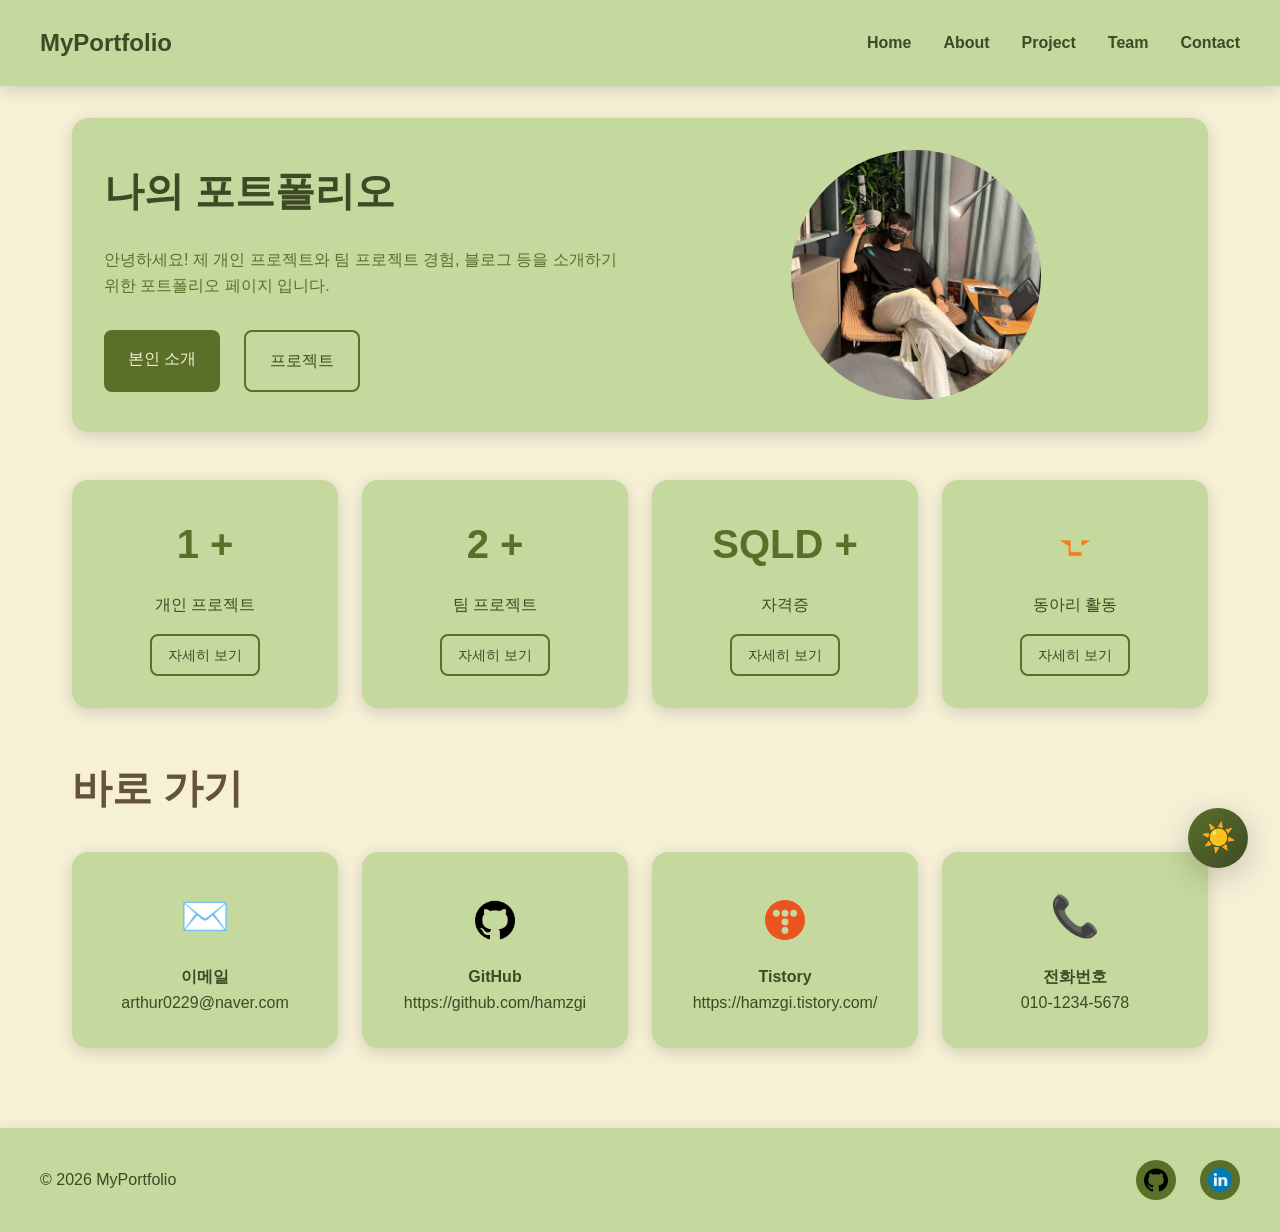
<file: ver2/index.html>
<!DOCTYPE html>
<html lang="ko">

<head>
  <meta charset="UTF-8">
  <meta name="viewport" content="width=device-width, initial-scale=1.0">
  <title>My Portfolio - Home</title>
  <link rel="stylesheet" href="style.css">
</head>

<body>
  <!-- Dark Mode Toggle (Checkbox Hack) -->
  <input type="checkbox" id="darkModeToggle">

  <!-- Floating Mode Toggle Button -->
  <label for="darkModeToggle" class="floating-toggle"></label>

  <!-- Navigation Bar -->
  <nav class="navbar">
    <div class="navbar-container">
      <a href="index.html" class="navbar-logo">MyPortfolio</a>
      <ul class="navbar-menu">
        <li><a href="index.html">Home</a></li>
        <li><a href="about.html">About</a></li>
        <li><a href="project.html">Project</a></li>
        <li><a href="team.html">Team</a></li>
        <li><a href="contact.html">Contact</a></li>
      </ul>
    </div>
  </nav>

  <!-- Main Content -->
  <main class="container">
    <!-- Hero Card -->
    <div class="card hero-card">
      <div class="hero-content">
        <h1 class="title">나의 포트폴리오</h1>
        <p>안녕하세요! 제 개인 프로젝트와 팀 프로젝트 경험, 블로그 등을 소개하기 위한 포트폴리오 페이지 입니다.</p>
        <div class="hero-buttons">
          <a href="about.html" class="btn btn-primary">본인 소개</a>
          <a href="project.html" class="btn btn-secondary">프로젝트</a>
        </div>
      </div>
      <div class="hero-avatar">
        <img src="img/itsme.jpg" alt="프로필 사진">
      </div>
    </div>

    <!-- Statistics Section -->
    <div class="stats-grid">
      <div class="stat-card">
        <div class="stat-number">1 +</div>
        <div class="stat-label" style="margin-bottom: var(--spacing-sm);">개인 프로젝트</div>
        <a href="project.html" class="btn btn-secondary"
          style="font-size: var(--font-size-xs); padding: var(--spacing-xs) var(--spacing-sm);">자세히 보기</a>
      </div>
      <div class="stat-card">
        <div class="stat-number">2 +</div>
        <div class="stat-label" style="margin-bottom: var(--spacing-sm);">팀 프로젝트</div>
        <a href="team.html" class="btn btn-secondary"
          style="font-size: var(--font-size-xs); padding: var(--spacing-xs) var(--spacing-sm);">자세히 보기</a>
      </div>
      <div class="stat-card">
        <div class="stat-number">SQLD +</div>
        <div class="stat-label" style="margin-bottom: var(--spacing-sm);">자격증</div>
        <a href="about.html#certificates" class="btn btn-secondary"
          style="font-size: var(--font-size-xs); padding: var(--spacing-xs) var(--spacing-sm);">자세히 보기</a>
      </div>
      <div class="stat-card">
        <div class="stat-number">
          <img src="img/likelion.png" alt="멋쟁이사자처럼" style="height: 36px; object-fit: contain; vertical-align: middle;">
        </div>
        <div class="stat-label" style="margin-bottom: var(--spacing-sm);">동아리 활동</div>
        <a href="about.html#clubs" class="btn btn-secondary"
          style="font-size: var(--font-size-xs); padding: var(--spacing-xs) var(--spacing-sm);">자세히 보기</a>
      </div>
    </div>

    <!-- Quick Links Section -->
    <h2 class="section-title">바로 가기</h2>
    <div class="quick-links">
      <a href="mailto:your-email@example.com" class="quick-link-card">
        <div class="quick-link-icon">✉️</div>
        <div class="quick-link-label">이메일</div>
        <p>arthur0229@naver.com</p>
      </a>
      <a href="https://github.com" target="_blank" class="quick-link-card">
        <div class="quick-link-icon">
          <img src="img/github.png" alt="GitHub"
            style="width: 40px; height: 40px; object-fit: contain; vertical-align: middle;">
        </div>
        <div class="quick-link-label">GitHub</div>
        <p>https://github.com/hamzgi</p>
      </a>
      <a href="https://tistory.com" target="_blank" class="quick-link-card">
        <div class="quick-link-icon">
          <img src="img/tistory.svg" alt="Tistory"
            style="width: 40px; height: 40px; object-fit: contain; vertical-align: middle;">
        </div>
        <div class="quick-link-label">Tistory</div>
        <p>https://hamzgi.tistory.com/</p>
      </a>
      <a href="tel:+82123456789" class="quick-link-card">
        <div class="quick-link-icon">📞</div>
        <div class="quick-link-label">전화번호</div>
        <p>010-1234-5678</p>
      </a>
    </div>
  </main>

  <!-- Footer -->
  <footer>
    <div class="footer-container">
      <div class="footer-left">© 2026 MyPortfolio</div>
      <div class="footer-right">
        <a href="https://github.com/hamzgi" target="_blank" class="icon-button"><img src="img/github.png"
            alt="GitHub"></a>
        <a href="https://www.linkedin.com/in/%ED%98%95%EC%A7%84-%EB%B0%95-b14102368/" target="_blank"
          class="icon-button"><img src="img/linkedin.png" alt="LinkedIn"></a>
      </div>
    </div>
  </footer>

  <!-- Dark Mode Persistence Script -->
  <script src="script.js"></script>
</body>

</html>
</file>
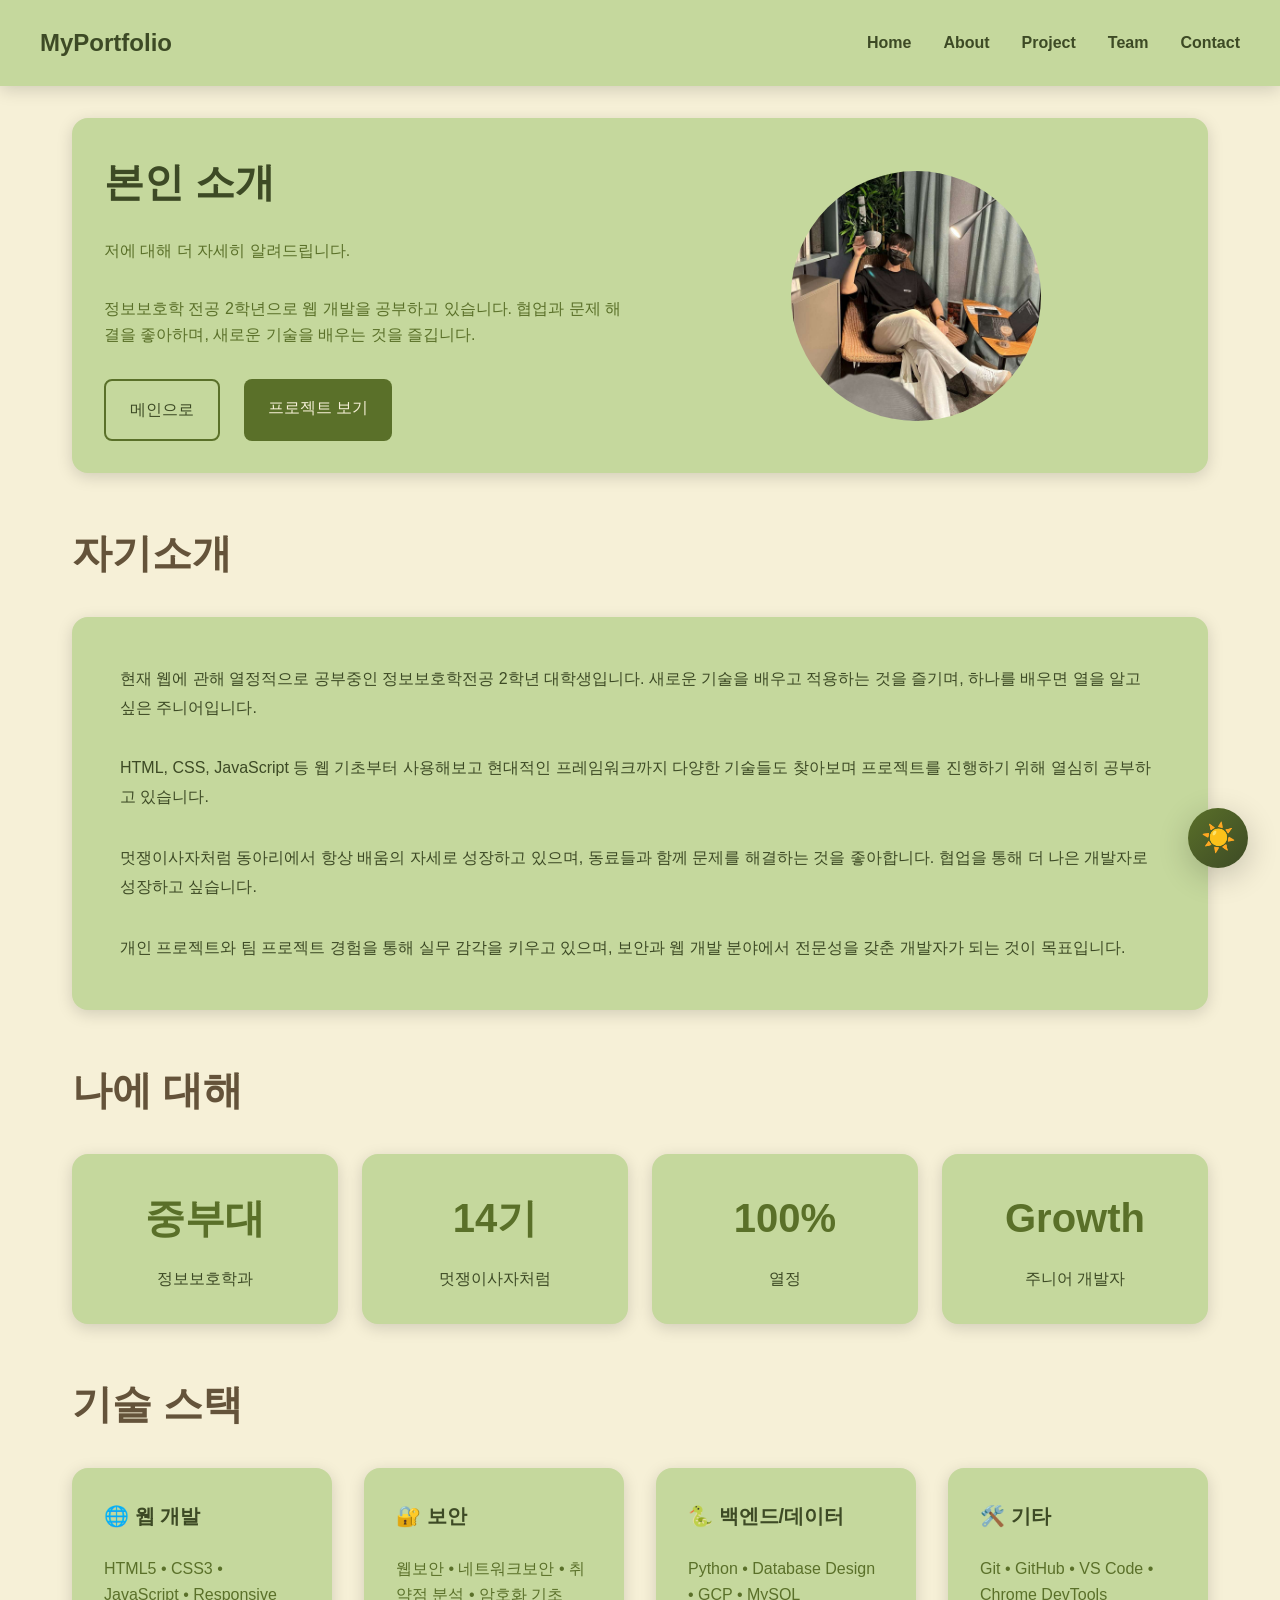
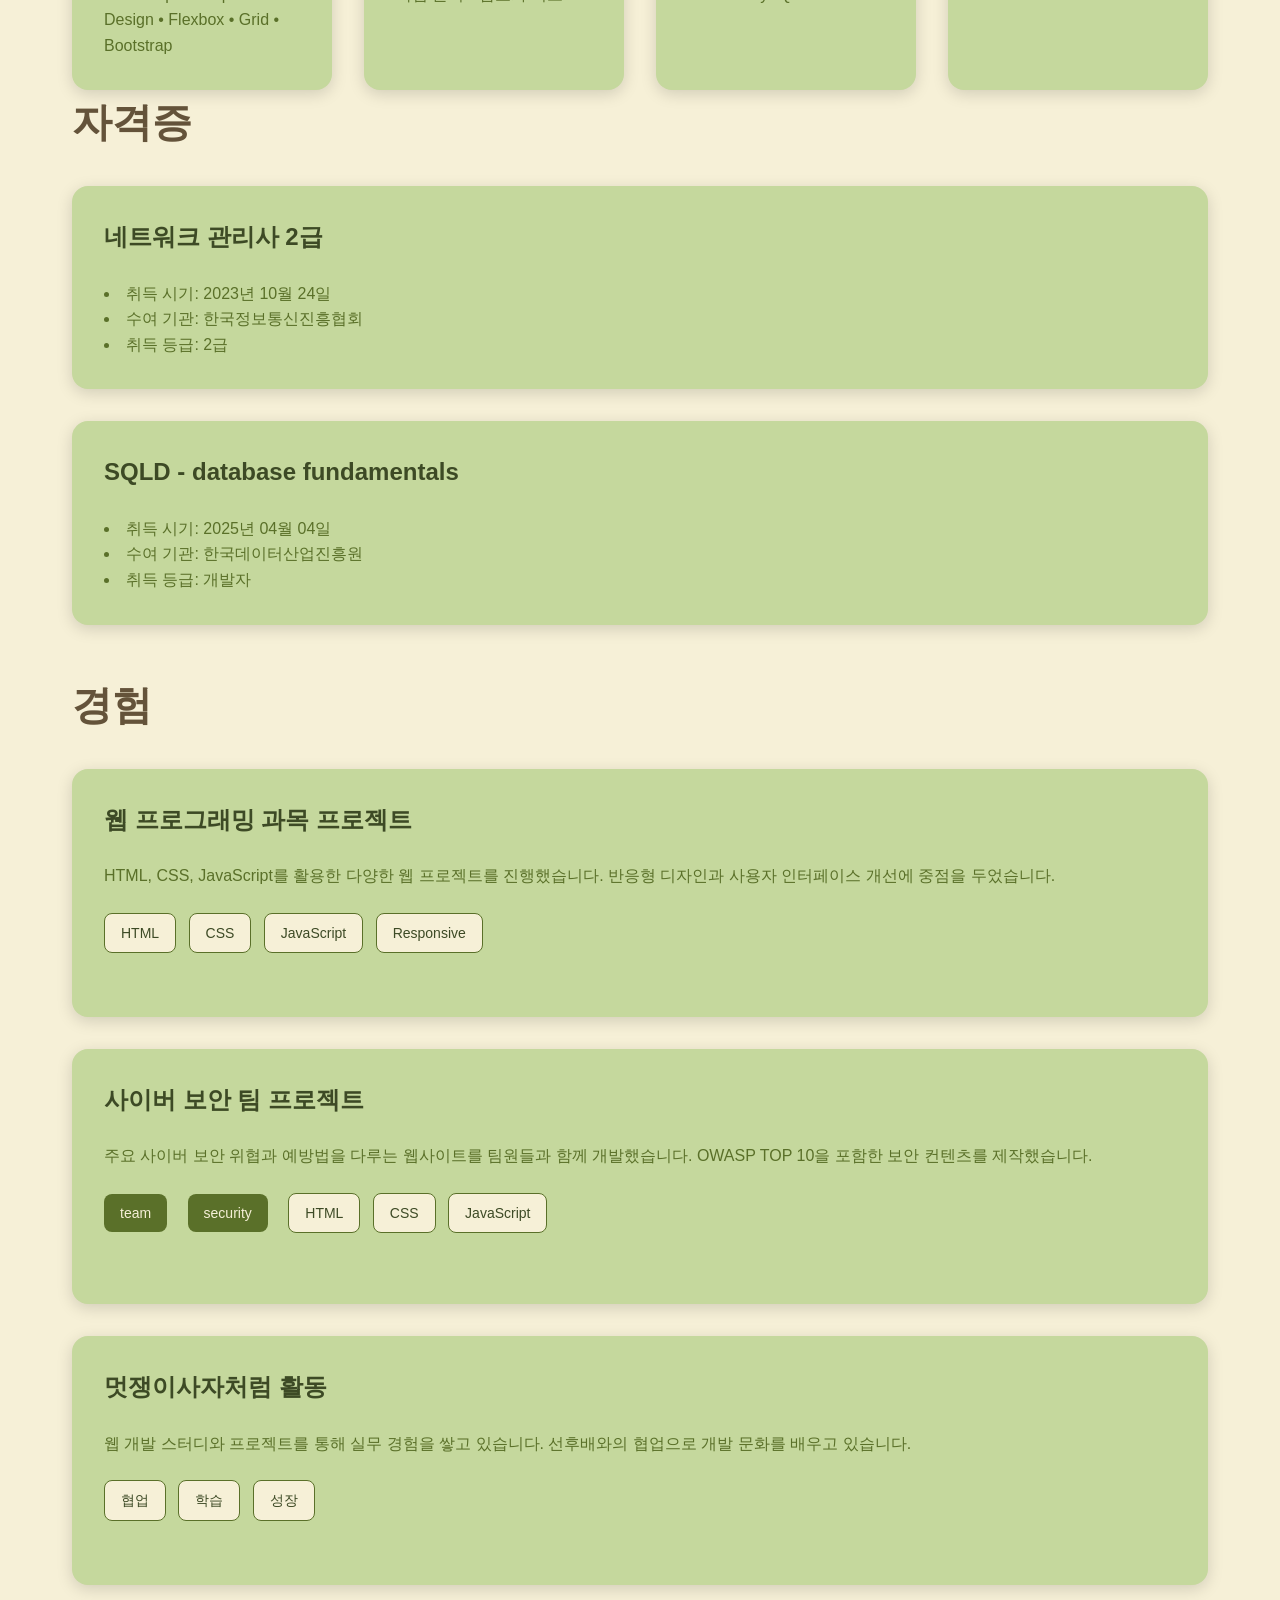
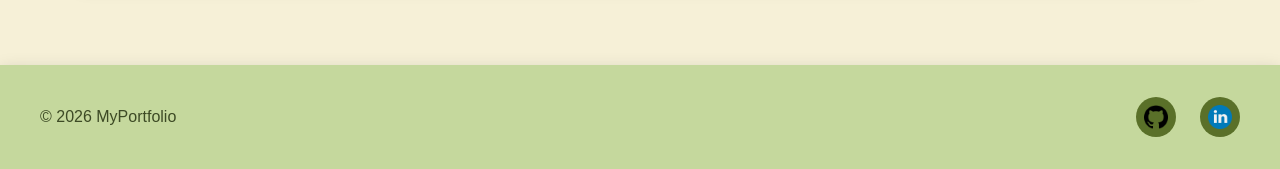
<file: ver2/about.html>
<!DOCTYPE html>
<html lang="ko">

<head>
  <meta charset="UTF-8">
  <meta name="viewport" content="width=device-width, initial-scale=1.0">
  <title>My Portfolio - About</title>
  <link rel="stylesheet" href="style.css">
</head>

<body>
  <!-- Dark Mode Toggle (Checkbox Hack) -->
  <input type="checkbox" id="darkModeToggle">

  <!-- Floating Mode Toggle Button -->
  <label for="darkModeToggle" class="floating-toggle"></label>

  <!-- Navigation Bar -->
  <nav class="navbar">
    <div class="navbar-container">
      <a href="index.html" class="navbar-logo">MyPortfolio</a>
      <ul class="navbar-menu">
        <li><a href="index.html">Home</a></li>
        <li><a href="about.html">About</a></li>
        <li><a href="project.html">Project</a></li>
        <li><a href="team.html">Team</a></li>
        <li><a href="contact.html">Contact</a></li>
      </ul>
    </div>
  </nav>

  <!-- Main Content -->
  <main class="container">
    <!-- About Hero Section -->
    <div class="card hero-card" style="margin-bottom: var(--spacing-xl);">
      <div class="hero-content">
        <h1>본인 소개</h1>
        <p>저에 대해 더 자세히 알려드립니다.</p>
        <p style="color: var(--text-secondary); margin-bottom: var(--spacing-lg); font-size: var(--font-size-sm);">
          정보보호학 전공 2학년으로 웹 개발을 공부하고 있습니다. 협업과 문제 해결을 좋아하며, 새로운 기술을 배우는 것을 즐깁니다.
        </p>
        <div class="hero-buttons">
          <a href="index.html" class="btn btn-secondary">메인으로</a>
          <a href="project.html" class="btn btn-primary">프로젝트 보기</a>
        </div>
      </div>
      <div class="hero-avatar">
        <img src="img/itsme.jpg" alt="프로필 사진">
      </div>
    </div>

    <!-- About Content Section -->
    <h2 class="section-title">자기소개</h2>
    <div class="card" style="margin-bottom: var(--spacing-xl); padding: var(--spacing-xl);">
      <div style="line-height: 1.8; color: var(--text-primary);">
        <p style="margin-bottom: var(--spacing-lg);">
          현재 웹에 관해 열정적으로 공부중인 정보보호학전공 2학년 대학생입니다.
          새로운 기술을 배우고 적용하는 것을 즐기며, 하나를 배우면 열을 알고 싶은 주니어입니다.
        </p>
        <p style="margin-bottom: var(--spacing-lg);">
          HTML, CSS, JavaScript 등 웹 기초부터 사용해보고 현대적인 프레임워크까지 다양한 기술들도 찾아보며
          프로젝트를 진행하기 위해 열심히 공부하고 있습니다.
        </p>
        <p style="margin-bottom: var(--spacing-lg);">
          멋쟁이사자처럼 동아리에서 항상 배움의 자세로 성장하고 있으며, 동료들과 함께 문제를 해결하는 것을 좋아합니다.
          협업을 통해 더 나은 개발자로 성장하고 싶습니다.
        </p>
        <p>
          개인 프로젝트와 팀 프로젝트 경험을 통해 실무 감각을 키우고 있으며,
          보안과 웹 개발 분야에서 전문성을 갖춘 개발자가 되는 것이 목표입니다.
        </p>
      </div>
    </div>

    <!-- Statistics Section -->
    <h2 class="section-title">나에 대해</h2>
    <div class="stats-grid">
      <div class="stat-card">
        <div class="stat-number">중부대</div>
        <div class="stat-label">정보보호학과</div>
      </div>
      <div class="stat-card">
        <div class="stat-number">14기</div>
        <div class="stat-label">멋쟁이사자처럼</div>
      </div>
      <div class="stat-card">
        <div class="stat-number">100%</div>
        <div class="stat-label">열정</div>
      </div>
      <div class="stat-card">
        <div class="stat-number">Growth</div>
        <div class="stat-label">주니어 개발자</div>
      </div>
    </div>

    <!-- Skills Section -->
    <h2 class="section-title">기술 스택</h2>
    <div class="team-info-grid">
      <div class="team-info-card">
        <h3 class="team-info-title">🌐 웹 개발</h3>
        <p class="team-info-content">
          HTML5 • CSS3 • JavaScript • Responsive Design • Flexbox • Grid • Bootstrap
        </p>
      </div>

      <div class="team-info-card">
        <h3 class="team-info-title">🔐 보안</h3>
        <p class="team-info-content">
          웹보안 • 네트워크보안 • 취약점 분석 • 암호화 기초
        </p>
      </div>

      <div class="team-info-card">
        <h3 class="team-info-title">🐍 백엔드/데이터</h3>
        <p class="team-info-content">
          Python • Database Design • GCP • MySQL
        </p>
      </div>

      <div class="team-info-card">
        <h3 class="team-info-title">🛠️ 기타</h3>
        <p class="team-info-content">
          Git • GitHub • VS Code • Chrome DevTools
        </p>
      </div>
    </div>

    <!-- Certificates Section -->
    <h2 class="section-title" id="certificates">자격증</h2>
    <div style="display: flex; flex-direction: column; gap: var(--spacing-lg); margin-bottom: var(--spacing-xl);">
      <div class="card">
        <h3 class="team-project-title">네트워크 관리사 2급</h3>
        <ul class="team-info-content"
          style="list-style-position: inside; padding-left: 0; margin-top: var(--spacing-sm);">
          <li>취득 시기: 2023년 10월 24일</li>
          <li>수여 기관: 한국정보통신진흥협회</li>
          <li>취득 등급: 2급</li>
        </ul>
      </div>
      <div class="card">
        <h3 class="team-project-title">SQLD - database fundamentals</h3>
        <ul class="team-info-content"
          style="list-style-position: inside; padding-left: 0; margin-top: var(--spacing-sm);">
          <li>취득 시기: 2025년 04월 04일</li>
          <li>수여 기관: 한국데이터산업진흥원</li>
          <li>취득 등급: 개발자</li>
        </ul>
      </div>
    </div>

    <!-- Experience Section -->
    <h2 class="section-title">경험</h2>
    <div style="display: flex; flex-direction: column; gap: var(--spacing-lg);">
      <div class="card">
        <h3 class="team-project-title">웹 프로그래밍 과목 프로젝트</h3>
        <p class="team-project-description">
          HTML, CSS, JavaScript를 활용한 다양한 웹 프로젝트를 진행했습니다.
          반응형 디자인과 사용자 인터페이스 개선에 중점을 두었습니다.
        </p>
        <div style="margin-bottom: var(--spacing-md);">
          <span class="tag">HTML</span>
          <span class="tag">CSS</span>
          <span class="tag">JavaScript</span>
          <span class="tag">Responsive</span>
        </div>
      </div>

      <div class="card">
        <h3 class="team-project-title">사이버 보안 팀 프로젝트</h3>
        <p class="team-project-description">
          주요 사이버 보안 위협과 예방법을 다루는 웹사이트를 팀원들과 함께 개발했습니다.
          OWASP TOP 10을 포함한 보안 컨텐츠를 제작했습니다.
        </p>
        <div style="margin-bottom: var(--spacing-md);">
          <span class="badge">team</span>
          <span class="badge">security</span>
          <span class="tag">HTML</span>
          <span class="tag">CSS</span>
          <span class="tag">JavaScript</span>
        </div>
      </div>

      <div class="card" id="clubs">
        <h3 class="team-project-title">멋쟁이사자처럼 활동</h3>
        <p class="team-project-description">
          웹 개발 스터디와 프로젝트를 통해 실무 경험을 쌓고 있습니다.
          선후배와의 협업으로 개발 문화를 배우고 있습니다.
        </p>
        <div style="margin-bottom: var(--spacing-md);">
          <span class="tag">협업</span>
          <span class="tag">학습</span>
          <span class="tag">성장</span>
        </div>
      </div>
    </div>
  </main>

  <!-- Footer -->
  <footer>
    <div class="footer-container">
      <div class="footer-left">© 2026 MyPortfolio</div>
      <div class="footer-right">
        <a href="https://github.com/hamzgi" target="_blank" class="icon-button"><img src="img/github.png"
            alt="GitHub"></a>
        <a href="https://www.linkedin.com/in/%ED%98%95%EC%A7%84-%EB%B0%95-b14102368/" target="_blank"
          class="icon-button"><img src="img/linkedin.png" alt="LinkedIn"></a>
      </div>
    </div>
  </footer>

  <!-- Dark Mode Persistence Script -->
  <script src="script.js"></script>
</body>

</html>
</file>
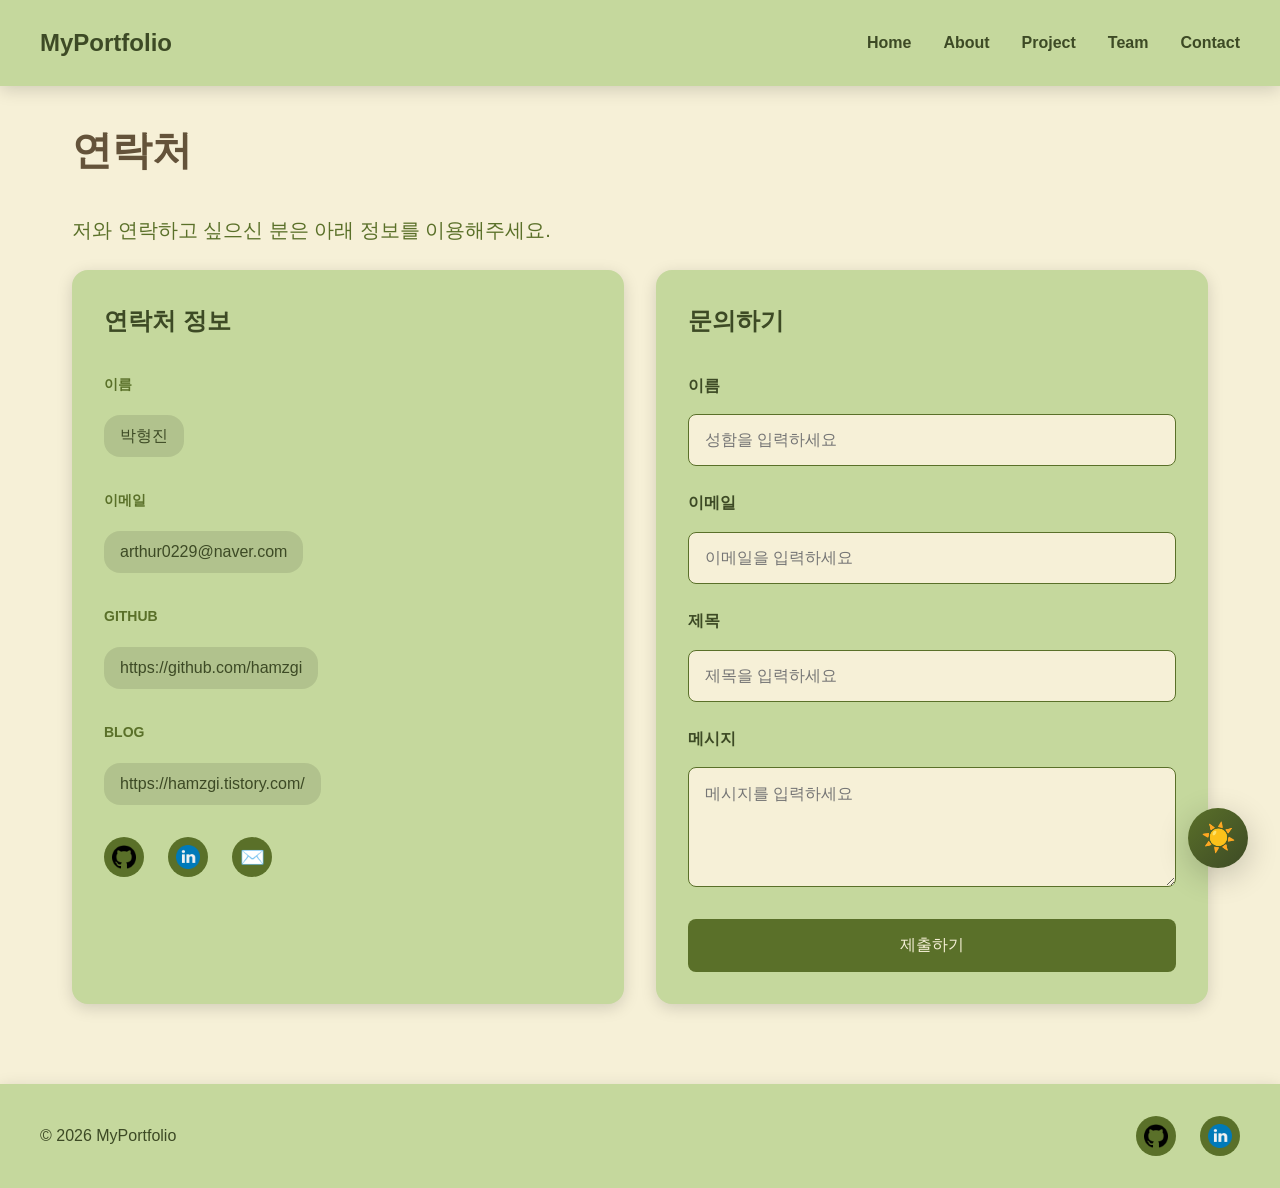
<file: ver2/contact.html>
<!DOCTYPE html>
<html lang="ko">
<head>
  <meta charset="UTF-8">
  <meta name="viewport" content="width=device-width, initial-scale=1.0">
  <title>My Portfolio - Contact</title>
  <link rel="stylesheet" href="style.css">
</head>
<body>
  <!-- Dark Mode Toggle (Checkbox Hack) -->
  <input type="checkbox" id="darkModeToggle">

  <!-- Floating Mode Toggle Button -->
  <label for="darkModeToggle" class="floating-toggle"></label>

  <!-- Navigation Bar -->
  <nav class="navbar">
    <div class="navbar-container">
      <a href="index.html" class="navbar-logo">MyPortfolio</a>
      <ul class="navbar-menu">
        <li><a href="index.html">Home</a></li>
        <li><a href="about.html">About</a></li>
        <li><a href="project.html">Project</a></li>
        <li><a href="team.html">Team</a></li>
        <li><a href="contact.html">Contact</a></li>
      </ul>
    </div>
  </nav>

  <!-- Main Content -->
  <main class="container">
    <h1 class="section-title">연락처</h1>
    <p class="section-subtitle">저와 연락하고 싶으신 분은 아래 정보를 이용해주세요.</p>

    <!-- Contact Container -->
    <div class="contact-container">
      <!-- Contact Info -->
      <div class="contact-info">
        <h2 style="margin-bottom: var(--spacing-lg); color: var(--text-primary);">연락처 정보</h2>
        
        <div class="contact-info-item">
          <div class="contact-info-label">이름</div>
          <div class="contact-info-value">박형진</div>
        </div>

        <div class="contact-info-item">
          <div class="contact-info-label">이메일</div>
          <a href="mailto:arthur0229@naver.com" class="contact-info-value">arthur0229@naver.com</a>
        </div>

        <div class="contact-info-item">
          <div class="contact-info-label">GitHub</div>
          <a href="https://github.com/hamzgi" target="_blank" class="contact-info-value">https://github.com/hamzgi</a>
        </div>

        <div class="contact-info-item">
          <div class="contact-info-label">Blog</div>
          <a href="https://hamzgi.tistory.com/" target="_blank" class="contact-info-value">https://hamzgi.tistory.com/</a>
        </div>

        <div class="contact-socials">
          <a href="https://github.com/hamzgi" target="_blank" class="icon-button"><img src="img/github.png" alt="GitHub"></a>
          <a href="https://www.linkedin.com/in/%ED%98%95%EC%A7%84-%EB%B0%95-b14102368/" target="_blank" class="icon-button"><img src="img/linkedin.png" alt="LinkedIn"></a>
          <a href="mailto:arthur0229@naver.com" class="icon-button">✉️</a>
        </div>
      </div>

      <!-- Contact Form -->
      <div class="contact-form">
        <h2 style="margin-bottom: var(--spacing-lg); color: var(--text-primary);">문의하기</h2>
        
        <form>
          <div class="contact-field">
            <label for="name">이름</label>
            <input type="text" id="name" name="name" placeholder="성함을 입력하세요" required>
          </div>

          <div class="contact-field">
            <label for="email">이메일</label>
            <input type="email" id="email" name="email" placeholder="이메일을 입력하세요" required>
          </div>

          <div class="contact-field">
            <label for="subject">제목</label>
            <input type="text" id="subject" name="subject" placeholder="제목을 입력하세요" required>
          </div>

          <div class="contact-field">
            <label for="message">메시지</label>
            <textarea id="message" name="message" placeholder="메시지를 입력하세요" required></textarea>
          </div>

          <button type="submit" class="btn btn-primary" style="width: 100%; text-align: center;">제출하기</button>
        </form>
      </div>
    </div>
  </main>

  <!-- Footer -->
  <footer>
    <div class="footer-container">
      <div class="footer-left">© 2026 MyPortfolio</div>
      <div class="footer-right">
        <a href="https://github.com/hamzgi" target="_blank" class="icon-button"><img src="img/github.png" alt="GitHub"></a>
        <a href="https://www.linkedin.com/in/%ED%98%95%EC%A7%84-%EB%B0%95-b14102368/" target="_blank" class="icon-button"><img src="img/linkedin.png" alt="LinkedIn"></a>
      </div>
    </div>
  </footer>

  <!-- Dark Mode Persistence Script -->
  <script src="script.js"></script>
</body>
</html>
</file>
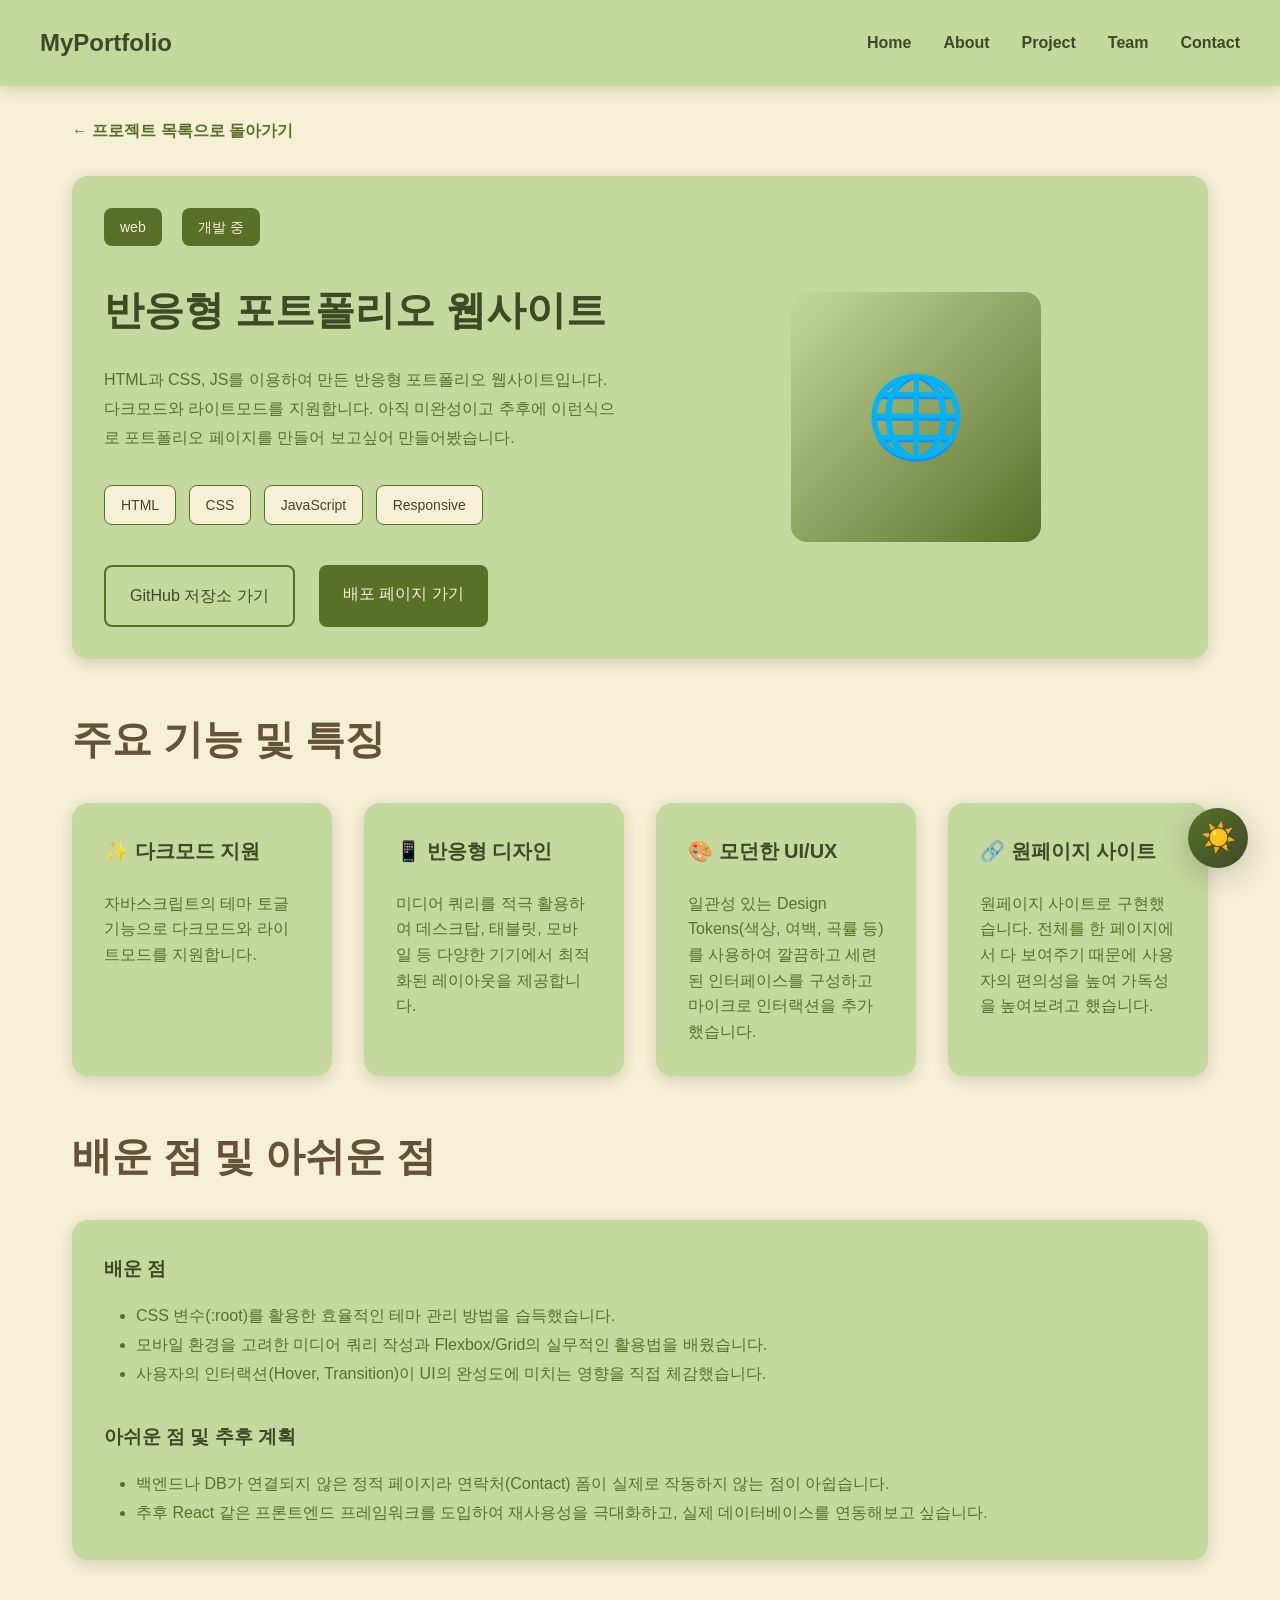
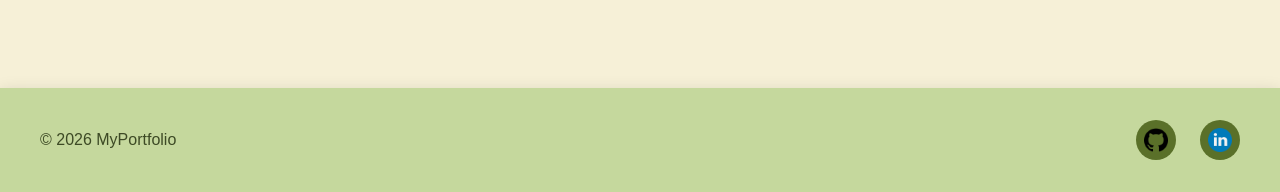
<file: ver2/project-detail1.html>
<!DOCTYPE html>
<html lang="ko">

<head>
  <meta charset="UTF-8">
  <meta name="viewport" content="width=device-width, initial-scale=1.0">
  <title>My Portfolio - Project Details</title>
  <link rel="stylesheet" href="style.css">
</head>

<body>
  <!-- Dark Mode Toggle (Checkbox Hack) -->
  <input type="checkbox" id="darkModeToggle">

  <!-- Floating Mode Toggle Button -->
  <label for="darkModeToggle" class="floating-toggle"></label>

  <!-- Navigation Bar -->
  <nav class="navbar">
    <div class="navbar-container">
      <a href="index.html" class="navbar-logo">MyPortfolio</a>
      <ul class="navbar-menu">
        <li><a href="index.html">Home</a></li>
        <li><a href="about.html">About</a></li>
        <li><a href="project.html">Project</a></li>
        <li><a href="team.html">Team</a></li>
        <li><a href="contact.html">Contact</a></li>
      </ul>
    </div>
  </nav>

  <!-- Main Content -->
  <main class="container">
    <a href="project.html"
      style="display: inline-block; margin-bottom: var(--spacing-lg); color: var(--text-secondary); text-decoration: none; font-weight: 600;">←
      프로젝트 목록으로 돌아가기</a>

    <!-- Hero Card -->
    <div class="card hero-card" style="margin-bottom: var(--spacing-xl);">
      <div class="hero-content">
        <div class="project-badges" style="margin-bottom: var(--spacing-sm);">
          <span class="badge">web</span>
          <span class="badge">개발 중</span>
        </div>
        <h1 class="title"
          style="margin-bottom: var(--spacing-md); color: var(--text-primary); font-size: var(--font-size-2xl);">반응형
          포트폴리오 웹사이트</h1>
        <p style="color: var(--text-secondary); line-height: 1.8; margin-bottom: var(--spacing-lg);">
          HTML과 CSS, JS를 이용하여 만든 반응형 포트폴리오 웹사이트입니다. 다크모드와 라이트모드를 지원합니다.
          아직 미완성이고 추후에 이런식으로 포트폴리오 페이지를 만들어 보고싶어 만들어봤습니다.
        </p>
        <div class="project-tags" style="margin-bottom: var(--spacing-lg);">
          <span class="tag">HTML</span>
          <span class="tag">CSS</span>
          <span class="tag">JavaScript</span>
          <span class="tag">Responsive</span>
        </div>
        <div class="hero-buttons">
          <a href="https://github.com/hamzgi/v.2myportfolio" target="_blank" class="btn btn-secondary">GitHub 저장소 가기</a>
          <a href="https://v-2myportfolio-6hrgl6uc4-hamzgis-projects.vercel.app/" target="_blank"
            class="btn btn-primary">배포 페이지 가기</a>
        </div>
      </div>
      <div class="hero-avatar" style="border-radius: var(--radius-md); font-size: 80px;">
        🌐
      </div>
    </div>

    <!-- Project Features -->
    <h2 class="section-title">주요 기능 및 특징</h2>
    <div class="team-info-grid" style="margin-bottom: var(--spacing-xl);">
      <div class="team-info-card">
        <h3 class="team-info-title">✨ 다크모드 지원</h3>
        <p class="team-info-content">
          자바스크립트의 테마 토글 기능으로 다크모드와 라이트모드를 지원합니다.
        </p>
      </div>
      <div class="team-info-card">
        <h3 class="team-info-title">📱 반응형 디자인</h3>
        <p class="team-info-content">
          미디어 쿼리를 적극 활용하여 데스크탑, 태블릿, 모바일 등 다양한 기기에서 최적화된 레이아웃을 제공합니다.
        </p>
      </div>
      <div class="team-info-card">
        <h3 class="team-info-title">🎨 모던한 UI/UX</h3>
        <p class="team-info-content">
          일관성 있는 Design Tokens(색상, 여백, 곡률 등)를 사용하여 깔끔하고 세련된 인터페이스를 구성하고 마이크로 인터랙션을 추가했습니다.
        </p>
      </div>
      <div class="team-info-card">
        <h3 class="team-info-title">🔗 원페이지 사이트</h3>
        <p class="team-info-content">
          원페이지 사이트로 구현했습니다. 전체를 한 페이지에서 다 보여주기 때문에 사용자의 편의성을 높여
          가독성을 높여보려고 했습니다.
        </p>
      </div>
    </div>

    <!-- Project Learnings -->
    <h2 class="section-title">배운 점 및 아쉬운 점</h2>
    <div class="card" style="margin-bottom: var(--spacing-xl); line-height: 1.8;">
      <h3 style="margin-bottom: var(--spacing-sm); color: var(--text-primary);">배운 점</h3>
      <ul style="margin-left: var(--spacing-lg); margin-bottom: var(--spacing-lg); color: var(--text-secondary);">
        <li>CSS 변수(:root)를 활용한 효율적인 테마 관리 방법을 습득했습니다.</li>
        <li>모바일 환경을 고려한 미디어 쿼리 작성과 Flexbox/Grid의 실무적인 활용법을 배웠습니다.</li>
        <li>사용자의 인터랙션(Hover, Transition)이 UI의 완성도에 미치는 영향을 직접 체감했습니다.</li>
      </ul>

      <h3 style="margin-bottom: var(--spacing-sm); color: var(--text-primary);">아쉬운 점 및 추후 계획</h3>
      <ul style="margin-left: var(--spacing-lg); color: var(--text-secondary);">
        <li>백엔드나 DB가 연결되지 않은 정적 페이지라 연락처(Contact) 폼이 실제로 작동하지 않는 점이 아쉽습니다.</li>
        <li>추후 React 같은 프론트엔드 프레임워크를 도입하여 재사용성을 극대화하고, 실제 데이터베이스를 연동해보고 싶습니다.</li>
      </ul>
    </div>
  </main>

  <!-- Footer -->
  <footer>
    <div class="footer-container">
      <div class="footer-left">© 2026 MyPortfolio</div>
      <div class="footer-right">
        <a href="https://github.com/hamzgi" target="_blank" class="icon-button"><img src="img/github.png"
            alt="GitHub"></a>
        <a href="https://www.linkedin.com/in/%ED%98%95%EC%A7%84-%EB%B0%95-b14102368/" target="_blank"
          class="icon-button"><img src="img/linkedin.png" alt="LinkedIn"></a>
      </div>
    </div>
  </footer>

  <!-- Dark Mode Persistence Script -->
  <script src="script.js"></script>
</body>

</html>
</file>
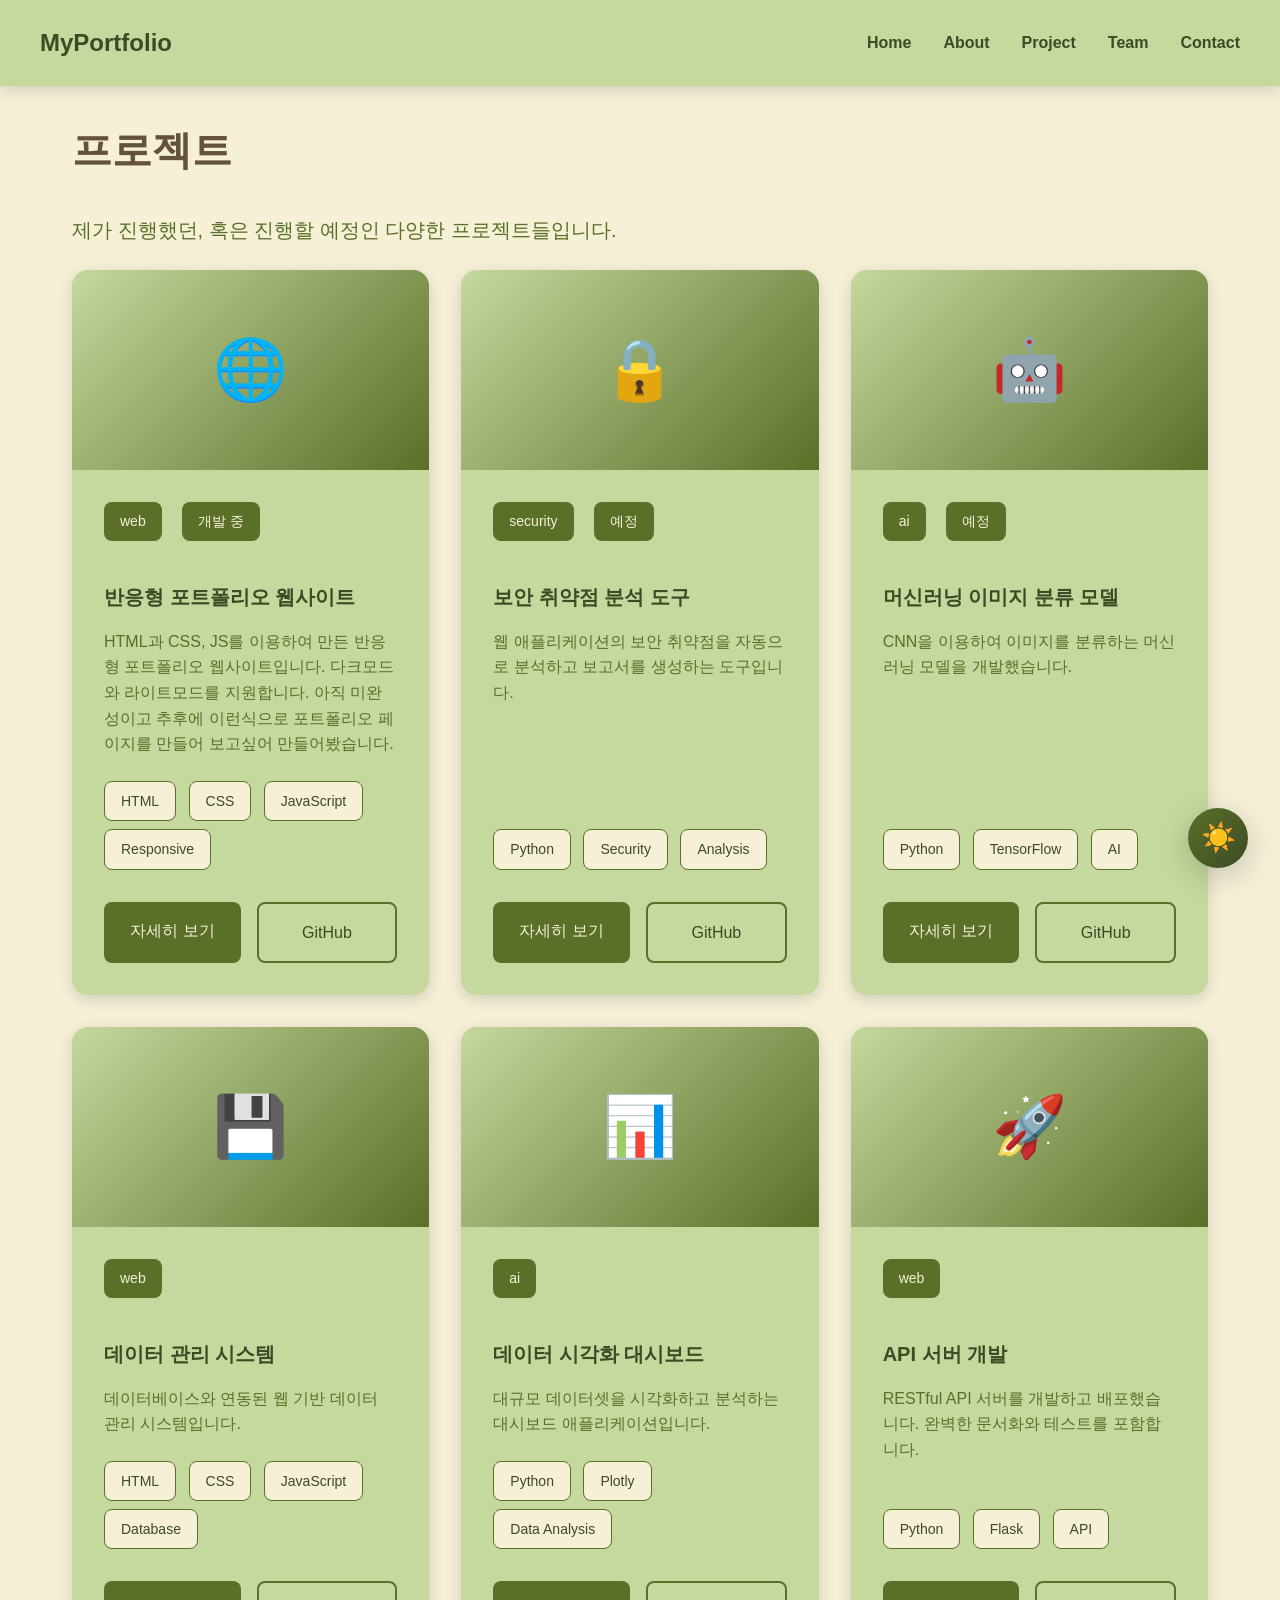
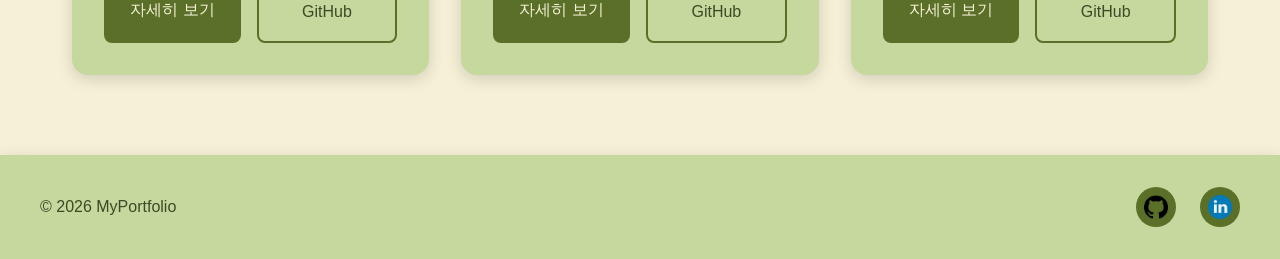
<file: ver2/project.html>
<!DOCTYPE html>
<html lang="ko">

<head>
  <meta charset="UTF-8">
  <meta name="viewport" content="width=device-width, initial-scale=1.0">
  <title>My Portfolio - Projects</title>
  <link rel="stylesheet" href="style.css">
</head>

<body>
  <!-- Dark Mode Toggle (Checkbox Hack) -->
  <input type="checkbox" id="darkModeToggle">

  <!-- Floating Mode Toggle Button -->
  <label for="darkModeToggle" class="floating-toggle"></label>

  <!-- Navigation Bar -->
  <nav class="navbar">
    <div class="navbar-container">
      <a href="index.html" class="navbar-logo">MyPortfolio</a>
      <ul class="navbar-menu">
        <li><a href="index.html">Home</a></li>
        <li><a href="about.html">About</a></li>
        <li><a href="project.html">Project</a></li>
        <li><a href="team.html">Team</a></li>
        <li><a href="contact.html">Contact</a></li>
      </ul>
    </div>
  </nav>

  <!-- Main Content -->
  <main class="container">
    <h1 class="section-title">프로젝트</h1>
    <p class="section-subtitle">제가 진행했던, 혹은 진행할 예정인 다양한 프로젝트들입니다.</p>

    <!-- Project Grid -->
    <div class="project-grid">
      <!-- Project 1 -->
      <div class="project-card">
        <div class="project-image">🌐</div>
        <div class="project-content">
          <div class="project-badges">
            <span class="badge">web</span>
            <span class="badge">개발 중</span>
          </div>
          <h3 class="project-title">반응형 포트폴리오 웹사이트</h3>
          <p class="project-description">HTML과 CSS, JS를 이용하여 만든 반응형 포트폴리오 웹사이트입니다. 다크모드와 라이트모드를 지원합니다. 아직 미완성이고 추후에
            이런식으로 포트폴리오 페이지를 만들어 보고싶어 만들어봤습니다.</p>
          <div class="project-tags">
            <span class="tag">HTML</span>
            <span class="tag">CSS</span>
            <span class="tag">JavaScript</span>
            <span class="tag">Responsive</span>
          </div>
          <div class="project-buttons">
            <a href="project-detail1.html" class="btn btn-primary">자세히 보기</a>
            <a href="https://github.com" target="_blank" class="btn btn-secondary">GitHub</a>
          </div>
        </div>
      </div>

      <!-- Project 2 -->
      <div class="project-card">
        <div class="project-image">🔒</div>
        <div class="project-content">
          <div class="project-badges">
            <span class="badge">security</span>
            <span class="badge">예정</span>
          </div>
          <h3 class="project-title">보안 취약점 분석 도구</h3>
          <p class="project-description">웹 애플리케이션의 보안 취약점을 자동으로 분석하고 보고서를 생성하는 도구입니다.</p>
          <div class="project-tags">
            <span class="tag">Python</span>
            <span class="tag">Security</span>
            <span class="tag">Analysis</span>
          </div>
          <div class="project-buttons">
            <a href="#" class="btn btn-primary">자세히 보기</a>
            <a href="https://github.com" target="_blank" class="btn btn-secondary">GitHub</a>
          </div>
        </div>
      </div>

      <!-- Project 3 -->
      <div class="project-card">
        <div class="project-image">🤖</div>
        <div class="project-content">
          <div class="project-badges">
            <span class="badge">ai</span>
            <span class="badge">예정</span>
          </div>
          <h3 class="project-title">머신러닝 이미지 분류 모델</h3>
          <p class="project-description">CNN을 이용하여 이미지를 분류하는 머신러닝 모델을 개발했습니다.</p>
          <div class="project-tags">
            <span class="tag">Python</span>
            <span class="tag">TensorFlow</span>
            <span class="tag">AI</span>
          </div>
          <div class="project-buttons">
            <a href="#" class="btn btn-primary">자세히 보기</a>
            <a href="https://github.com" target="_blank" class="btn btn-secondary">GitHub</a>
          </div>
        </div>
      </div>

      <!-- Project 4 -->
      <div class="project-card">
        <div class="project-image">💾</div>
        <div class="project-content">
          <div class="project-badges">
            <span class="badge">web</span>
          </div>
          <h3 class="project-title">데이터 관리 시스템</h3>
          <p class="project-description">데이터베이스와 연동된 웹 기반 데이터 관리 시스템입니다.</p>
          <div class="project-tags">
            <span class="tag">HTML</span>
            <span class="tag">CSS</span>
            <span class="tag">JavaScript</span>
            <span class="tag">Database</span>
          </div>
          <div class="project-buttons">
            <a href="#" class="btn btn-primary">자세히 보기</a>
            <a href="https://github.com" target="_blank" class="btn btn-secondary">GitHub</a>
          </div>
        </div>
      </div>

      <!-- Project 5 -->
      <div class="project-card">
        <div class="project-image">📊</div>
        <div class="project-content">
          <div class="project-badges">
            <span class="badge">ai</span>
          </div>
          <h3 class="project-title">데이터 시각화 대시보드</h3>
          <p class="project-description">대규모 데이터셋을 시각화하고 분석하는 대시보드 애플리케이션입니다.</p>
          <div class="project-tags">
            <span class="tag">Python</span>
            <span class="tag">Plotly</span>
            <span class="tag">Data Analysis</span>
          </div>
          <div class="project-buttons">
            <a href="#" class="btn btn-primary">자세히 보기</a>
            <a href="https://github.com" target="_blank" class="btn btn-secondary">GitHub</a>
          </div>
        </div>
      </div>

      <!-- Project 6 -->
      <div class="project-card">
        <div class="project-image">🚀</div>
        <div class="project-content">
          <div class="project-badges">
            <span class="badge">web</span>
          </div>
          <h3 class="project-title">API 서버 개발</h3>
          <p class="project-description">RESTful API 서버를 개발하고 배포했습니다. 완벽한 문서화와 테스트를 포함합니다.</p>
          <div class="project-tags">
            <span class="tag">Python</span>
            <span class="tag">Flask</span>
            <span class="tag">API</span>
          </div>
          <div class="project-buttons">
            <a href="#" class="btn btn-primary">자세히 보기</a>
            <a href="https://github.com" target="_blank" class="btn btn-secondary">GitHub</a>
          </div>
        </div>
      </div>
    </div>
  </main>

  <!-- Footer -->
  <footer>
    <div class="footer-container">
      <div class="footer-left">© 2026 MyPortfolio</div>
      <div class="footer-right">
        <a href="https://github.com/hamzgi" target="_blank" class="icon-button"><img src="img/github.png"
            alt="GitHub"></a>
        <a href="https://www.linkedin.com/in/%ED%98%95%EC%A7%84-%EB%B0%95-b14102368/" target="_blank"
          class="icon-button"><img src="img/linkedin.png" alt="LinkedIn"></a>
      </div>
    </div>
  </footer>

  <!-- Dark Mode Persistence Script -->
  <script src="script.js"></script>
</body>

</html>
</file>
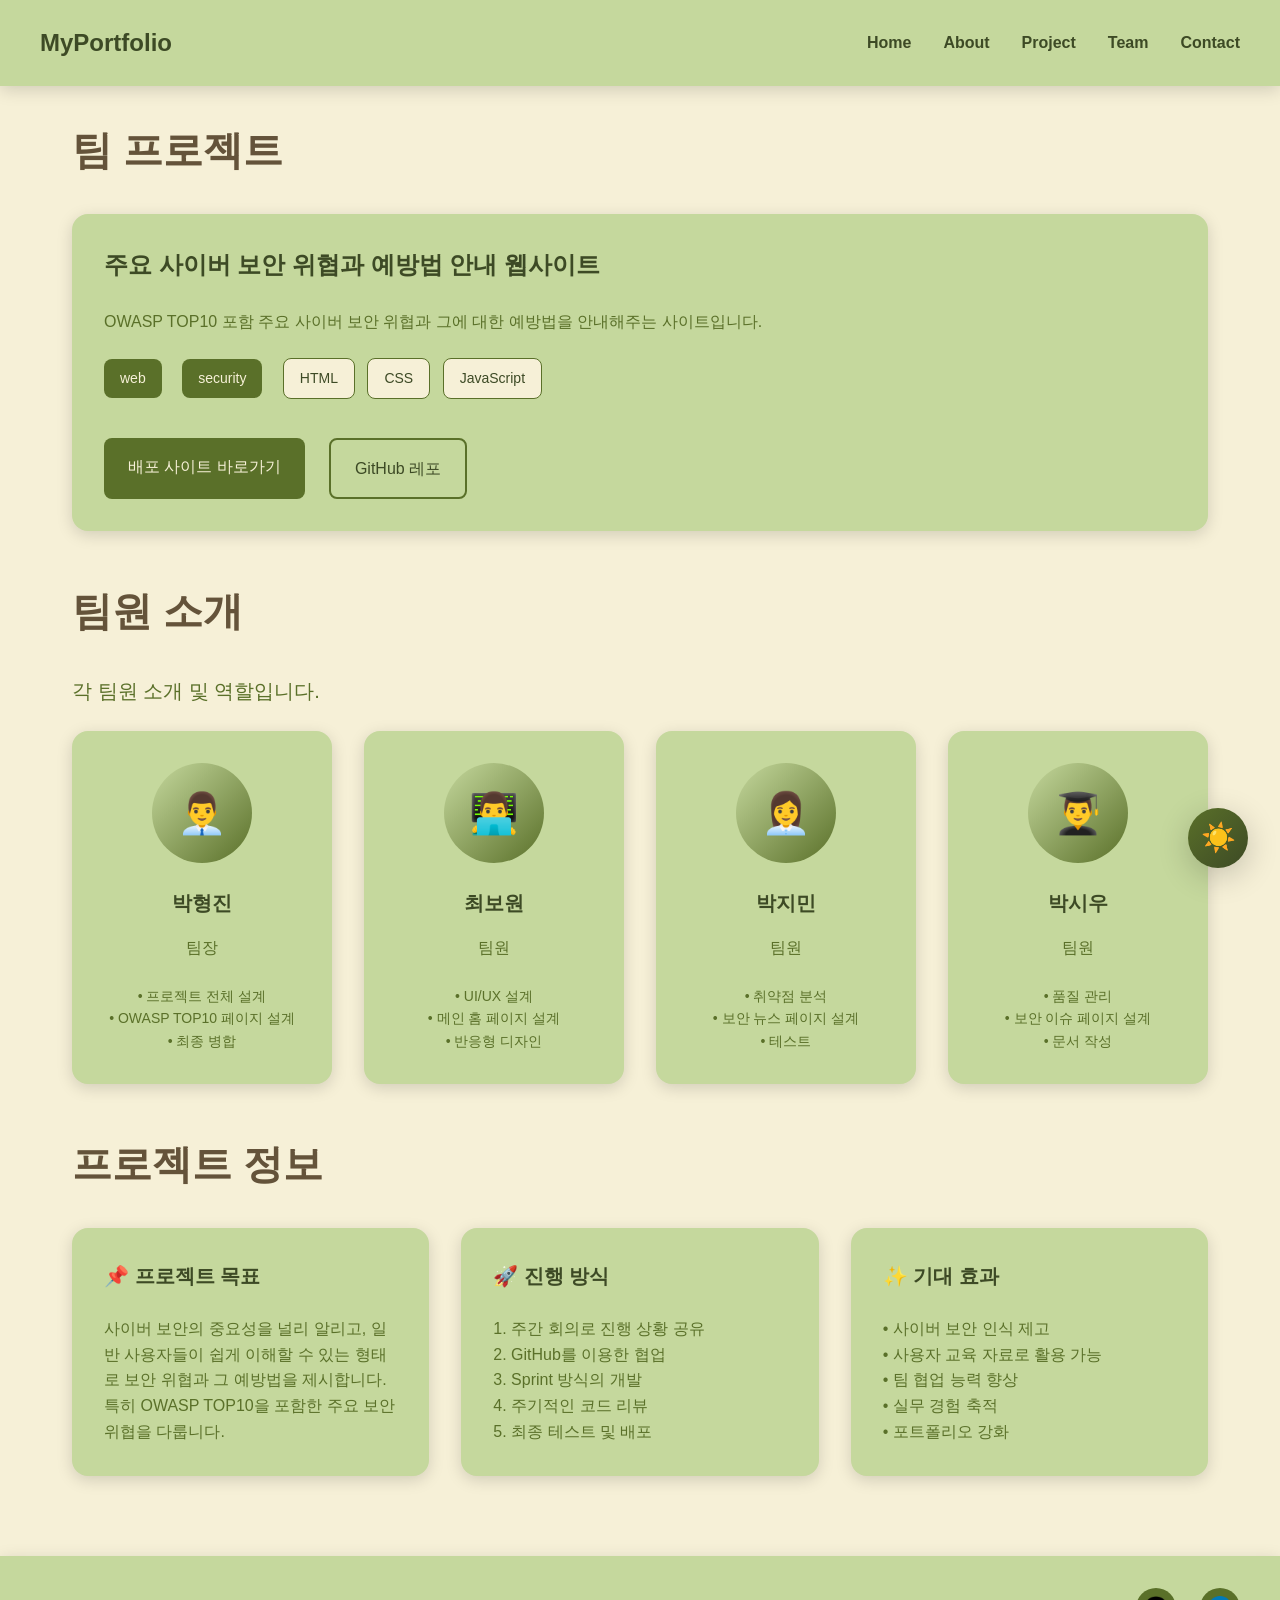
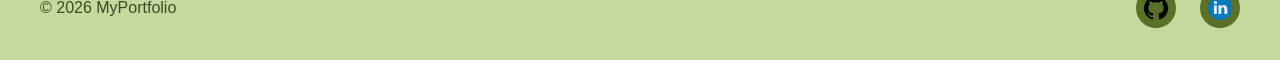
<file: ver2/team.html>
<!DOCTYPE html>
<html lang="ko">

<head>
  <meta charset="UTF-8">
  <meta name="viewport" content="width=device-width, initial-scale=1.0">
  <title>My Portfolio - Team</title>
  <link rel="stylesheet" href="style.css">
</head>

<body>
  <!-- Dark Mode Toggle (Checkbox Hack) -->
  <input type="checkbox" id="darkModeToggle">

  <!-- Floating Mode Toggle Button -->
  <label for="darkModeToggle" class="floating-toggle"></label>

  <!-- Navigation Bar -->
  <nav class="navbar">
    <div class="navbar-container">
      <a href="index.html" class="navbar-logo">MyPortfolio</a>
      <ul class="navbar-menu">
        <li><a href="index.html">Home</a></li>
        <li><a href="about.html">About</a></li>
        <li><a href="project.html">Project</a></li>
        <li><a href="team.html">Team</a></li>
        <li><a href="contact.html">Contact</a></li>
      </ul>
    </div>
  </nav>

  <!-- Main Content -->
  <main class="container">
    <h1 class="section-title">팀 프로젝트</h1>

    <!-- Team Project Card -->
    <div class="team-project-card">
      <h2 class="team-project-title">주요 사이버 보안 위협과 예방법 안내 웹사이트</h2>
      <p class="team-project-description">
        OWASP TOP10 포함 주요 사이버 보안 위협과 그에 대한 예방법을 안내해주는 사이트입니다.
      </p>
      <div style="margin-bottom: var(--spacing-md);">
        <span class="badge">web</span>
        <span class="badge">security</span>
        <span class="tag">HTML</span>
        <span class="tag">CSS</span>
        <span class="tag">JavaScript</span>
      </div>
      <div class="team-project-buttons">
        <a href="https://phj-security-guide.vercel.app/" class="btn btn-primary">배포 사이트 바로가기</a>
        <a href="https://github.com/security-guide-team/security-guide" target="_blank" class="btn btn-secondary">GitHub
          레포</a>
      </div>
    </div>

    <!-- Team Members Section -->
    <h2 class="section-title">팀원 소개</h2>
    <p class="section-subtitle">각 팀원 소개 및 역할입니다.</p>

    <div class="team-members-grid">
      <div class="team-member-card">
        <div class="team-member-avatar">👨‍💼</div>
        <h3 class="team-member-name">박형진</h3>
        <p class="team-member-role">팀장</p>
        <p class="team-member-tasks">
          • 프로젝트 전체 설계<br>
          • OWASP TOP10 페이지 설계<br>
          • 최종 병합
        </p>
      </div>

      <div class="team-member-card">
        <div class="team-member-avatar">👨‍💻</div>
        <h3 class="team-member-name">최보원</h3>
        <p class="team-member-role">팀원</p>
        <p class="team-member-tasks">
          • UI/UX 설계<br>
          • 메인 홈 페이지 설계<br>
          • 반응형 디자인
        </p>
      </div>

      <div class="team-member-card">
        <div class="team-member-avatar">👩‍💼</div>
        <h3 class="team-member-name">박지민</h3>
        <p class="team-member-role">팀원</p>
        <p class="team-member-tasks">
          • 취약점 분석<br>
          • 보안 뉴스 페이지 설계<br>
          • 테스트
        </p>
      </div>

      <div class="team-member-card">
        <div class="team-member-avatar">👨‍🎓</div>
        <h3 class="team-member-name">박시우</h3>
        <p class="team-member-role">팀원</p>
        <p class="team-member-tasks">
          • 품질 관리<br>
          • 보안 이슈 페이지 설계<br>
          • 문서 작성
        </p>
      </div>
    </div>

    <!-- Team Info Section -->
    <h2 class="section-title">프로젝트 정보</h2>
    <div class="team-info-grid">
      <div class="team-info-card">
        <h3 class="team-info-title">📌 프로젝트 목표</h3>
        <p class="team-info-content">
          사이버 보안의 중요성을 널리 알리고, 일반 사용자들이 쉽게 이해할 수 있는 형태로 보안 위협과 그 예방법을 제시합니다. 특히 OWASP TOP10을 포함한 주요 보안 위협을 다룹니다.
        </p>
      </div>

      <div class="team-info-card">
        <h3 class="team-info-title">🚀 진행 방식</h3>
        <p class="team-info-content">
          1. 주간 회의로 진행 상황 공유<br>
          2. GitHub를 이용한 협업<br>
          3. Sprint 방식의 개발<br>
          4. 주기적인 코드 리뷰<br>
          5. 최종 테스트 및 배포
        </p>
      </div>

      <div class="team-info-card">
        <h3 class="team-info-title">✨ 기대 효과</h3>
        <p class="team-info-content">
          • 사이버 보안 인식 제고<br>
          • 사용자 교육 자료로 활용 가능<br>
          • 팀 협업 능력 향상<br>
          • 실무 경험 축적<br>
          • 포트폴리오 강화
        </p>
      </div>
    </div>
  </main>

  <!-- Footer -->
  <footer>
    <div class="footer-container">
      <div class="footer-left">© 2026 MyPortfolio</div>
      <div class="footer-right">
        <a href="https://github.com/hamzgi" target="_blank" class="icon-button"><img src="img/github.png"
            alt="GitHub"></a>
        <a href="https://www.linkedin.com/in/%ED%98%95%EC%A7%84-%EB%B0%95-b14102368/" target="_blank"
          class="icon-button"><img src="img/linkedin.png" alt="LinkedIn"></a>
      </div>
    </div>
  </footer>

  <!-- Dark Mode Persistence Script -->
  <script src="script.js"></script>
</body>

</html>
</file>
<file: ver2/style.css>
/* =============================================
   DESIGN TOKENS & CSS VARIABLES
   ============================================= */

:root {
  /* Light Mode Colors */
  --light-bg-primary: #f6f0d7;
  --light-bg-secondary: #c5d89d;
  --light-text-primary: #3d4a25;
  --light-text-secondary: #5a7029;

  /* Dark Mode Colors */
  --dark-bg-primary: #222831;
  --dark-bg-secondary: #393e46;
  --dark-text-primary: #E8DCC3;
  --dark-text-secondary: #C4A575;

  /* Mode Active */
  --bg-primary: var(--light-bg-primary);
  --bg-secondary: var(--light-bg-secondary);
  --text-primary: var(--light-text-primary);
  --text-secondary: var(--light-text-secondary);
  --hero-title-color: var(--light-text-primary);

  /* Spacing */
  --spacing-xs: 0.5rem;
  --spacing-sm: 1rem;
  --spacing-md: 1.5rem;
  --spacing-lg: 2rem;
  --spacing-xl: 3rem;

  /* Border Radius */
  --radius-sm: 8px;
  --radius-md: 16px;
  --radius-lg: 24px;
  --radius-full: 50%;

  /* Shadow */
  --shadow-sm: 0 2px 8px rgba(0, 0, 0, 0.1);
  --shadow-md: 0 4px 16px rgba(0, 0, 0, 0.15);
  --shadow-lg: 0 8px 32px rgba(0, 0, 0, 0.2);

  /* Typography */
  --font-family: 'Segoe UI', Tahoma, Geneva, Verdana, sans-serif;
  --font-size-xs: 0.875rem;
  --font-size-sm: 1rem;
  --font-size-md: 1.25rem;
  --font-size-lg: 1.5rem;
  --font-size-xl: 2rem;
  --font-size-2xl: 2.5rem;
}

/* Dark mode toggle using checkbox hack */
#darkModeToggle:checked~* {
  --bg-primary: var(--dark-bg-primary);
  --bg-secondary: var(--dark-bg-secondary);
  --text-primary: var(--dark-text-primary);
  --text-secondary: var(--dark-text-secondary);
  --hero-title-color: #64533a;
}

/* =============================================
   RESET & BASE STYLES
   ============================================= */

* {
  margin: 0;
  padding: 0;
  box-sizing: border-box;
}

html {
  scroll-behavior: smooth;
}

body {
  font-family: var(--font-family);
  background-color: var(--bg-primary);
  color: var(--text-primary);
  transition: background-color 0.3s ease, color 0.3s ease;
  line-height: 1.6;
}

/* =============================================
   DARK MODE TOGGLE CHECKBOX (HIDDEN)
   ============================================= */

#darkModeToggle {
  display: none;
}

/* =============================================
   NAVBAR
   ============================================= */

.navbar {
  background-color: var(--bg-secondary);
  padding: var(--spacing-md) var(--spacing-lg);
  box-shadow: var(--shadow-md);
  position: sticky;
  top: 0;
  z-index: 100;
  transition: background-color 0.3s ease;
}

.navbar-container {
  max-width: 1200px;
  margin: 0 auto;
  display: flex;
  justify-content: space-between;
  align-items: center;
}

.navbar-logo {
  font-size: var(--font-size-lg);
  font-weight: bold;
  color: var(--text-primary);
  text-decoration: none;
  transition: transform 0.3s ease, color 0.3s ease;
  display: inline-block;
}

.navbar-logo:hover {
  transform: scale(1.05);
  color: var(--text-secondary);
}

.navbar-menu {
  display: flex;
  list-style: none;
  gap: var(--spacing-lg);
  align-items: center;
}

.navbar-menu a {
  color: var(--text-primary);
  text-decoration: none;
  font-size: var(--font-size-sm);
  font-weight: 600;
  position: relative;
  display: inline-block;
  padding: 4px 0;
  transition: color 0.3s ease, transform 0.3s ease;
}

.navbar-menu a::after {
  content: '';
  position: absolute;
  width: 0%;
  height: 2px;
  bottom: 0;
  left: 50%;
  background-color: var(--text-secondary);
  transition: all 0.3s ease;
  transform: translateX(-50%);
  border-radius: 2px;
}

.navbar-menu a:hover {
  color: var(--text-secondary);
  transform: translateY(-2px);
}

.navbar-menu a:hover::after {
  width: 100%;
}

/* =============================================
   FLOATING MODE TOGGLE BUTTON
   ============================================= */

.floating-toggle {
  position: fixed;
  bottom: 2rem;
  right: 2rem;
  width: 60px;
  height: 60px;
  background: linear-gradient(135deg, var(--text-secondary), var(--text-primary));
  border: none;
  border-radius: var(--radius-full);
  cursor: pointer;
  display: flex;
  align-items: center;
  justify-content: center;
  font-size: 28px;
  box-shadow: var(--shadow-lg);
  transition: all 0.3s ease;
  z-index: 999;
  font-size: 0;
}

.floating-toggle::after {
  content: '☀️';
  font-size: 28px;
  transition: all 0.3s ease;
}

#darkModeToggle:checked~.floating-toggle::after {
  content: '🌙';
}

.floating-toggle:hover {
  transform: scale(1.1);
  box-shadow: 0 8px 32px rgba(0, 0, 0, 0.3);
}

.floating-toggle:active {
  transform: scale(0.95);
}

/* =============================================
   MAIN CONTAINER
   ============================================= */

.container {
  max-width: 1200px;
  margin: 0 auto;
  padding: var(--spacing-lg);
}

/* =============================================
   CARD STYLES
   ============================================= */

.card {
  background-color: var(--bg-secondary);
  border-radius: var(--radius-md);
  padding: var(--spacing-lg);
  box-shadow: var(--shadow-md);
  transition: transform 0.3s ease, box-shadow 0.3s ease;
}

.card:hover {
  transform: translateY(-4px);
  box-shadow: var(--shadow-lg);
}

/* =============================================
   BUTTON STYLES
   ============================================= */

.btn {
  padding: var(--spacing-sm) var(--spacing-md);
  border: none;
  border-radius: var(--radius-sm);
  font-size: var(--font-size-sm);
  cursor: pointer;
  transition: all 0.3s ease;
  text-decoration: none;
  display: inline-block;
  font-family: var(--font-family);
}

.btn-primary {
  background-color: var(--text-secondary);
  color: var(--bg-primary);
}

.btn-primary:hover {
  opacity: 0.9;
  transform: translateY(-2px);
  box-shadow: var(--shadow-md);
}

.btn-secondary {
  background-color: transparent;
  color: var(--text-primary);
  border: 2px solid var(--text-secondary);
}

.btn-secondary:hover {
  background-color: var(--text-secondary);
  color: var(--bg-primary);
}

/* =============================================
   BADGE STYLES
   ============================================= */

.badge {
  display: inline-block;
  background-color: var(--text-secondary);
  color: var(--bg-primary);
  padding: var(--spacing-xs) var(--spacing-sm);
  border-radius: var(--radius-sm);
  font-size: var(--font-size-xs);
  margin-right: var(--spacing-sm);
  margin-bottom: var(--spacing-sm);
}

/* =============================================
   TAG STYLES
   ============================================= */

.tag {
  display: inline-block;
  background-color: var(--bg-primary);
  color: var(--text-primary);
  padding: var(--spacing-xs) var(--spacing-sm);
  border-radius: var(--radius-sm);
  font-size: var(--font-size-xs);
  margin-right: var(--spacing-xs);
  margin-bottom: var(--spacing-xs);
  border: 1px solid var(--text-secondary);
}

/* =============================================
   SECTION STYLES
   ============================================= */

.section-title {
  font-size: var(--font-size-2xl);
  font-weight: bold;
  margin-bottom: var(--spacing-lg);
  color: #64533a;
}

.section-subtitle {
  font-size: var(--font-size-md);
  color: var(--text-secondary);
  margin-bottom: var(--spacing-md);
}

/* =============================================
   FOOTER
   ============================================= */

footer {
  background-color: var(--bg-secondary);
  padding: var(--spacing-lg);
  margin-top: var(--spacing-xl);
  box-shadow: var(--shadow-md);
  transition: background-color 0.3s ease;
}

.footer-container {
  max-width: 1200px;
  margin: 0 auto;
  display: flex;
  justify-content: space-between;
  align-items: center;
}

.footer-left {
  color: var(--text-primary);
  font-size: var(--font-size-sm);
}

.footer-right {
  display: flex;
  gap: var(--spacing-md);
}

.icon-button {
  width: 40px;
  height: 40px;
  border-radius: var(--radius-full);
  background-color: var(--text-secondary);
  color: var(--bg-primary);
  border: none;
  cursor: pointer;
  display: flex;
  align-items: center;
  justify-content: center;
  font-size: 20px;
  transition: all 0.3s ease;
  text-decoration: none;
  border-radius: 50%;
  overflow: hidden;
}

.icon-button:hover {
  transform: scale(1.1);
  box-shadow: var(--shadow-md);
}

.icon-button img {
  width: 60%;
  height: 60%;
  object-fit: contain;
}

/* =============================================
   HOME PAGE STYLES
   ============================================= */

.hero-card {
  display: grid;
  grid-template-columns: 1fr 1fr;
  align-items: center;
  gap: var(--spacing-lg);
  margin-bottom: var(--spacing-xl);
}

.hero-content h1 {
  font-size: var(--font-size-2xl);
  margin-bottom: var(--spacing-md);
  color: var(--hero-title-color);
}

.hero-content p {
  font-size: var(--font-size-sm);
  margin-bottom: var(--spacing-lg);
  color: var(--text-secondary);
}

.hero-buttons {
  display: flex;
  gap: var(--spacing-md);
}

.hero-avatar {
  width: 250px;
  height: 250px;
  border-radius: var(--radius-full);
  background: linear-gradient(135deg, var(--bg-secondary), var(--text-secondary));
  display: flex;
  align-items: center;
  justify-content: center;
  font-size: 100px;
  margin: 0 auto;
  overflow: hidden;
}

.hero-avatar img {
  width: 100%;
  height: 100%;
  object-fit: cover;
}

.stats-grid {
  display: grid;
  grid-template-columns: repeat(auto-fit, minmax(200px, 1fr));
  gap: var(--spacing-md);
  margin-bottom: var(--spacing-xl);
}

.stat-card {
  background-color: var(--bg-secondary);
  padding: var(--spacing-lg);
  border-radius: var(--radius-md);
  text-align: center;
  box-shadow: var(--shadow-md);
  transition: transform 0.3s ease;
}

.stat-card:hover {
  transform: translateY(-4px);
}

.stat-number {
  font-size: var(--font-size-2xl);
  font-weight: bold;
  color: var(--text-secondary);
  margin-bottom: var(--spacing-sm);
}

.stat-label {
  color: var(--text-primary);
  font-size: var(--font-size-sm);
}

.quick-links {
  display: grid;
  grid-template-columns: repeat(auto-fit, minmax(150px, 1fr));
  gap: var(--spacing-md);
}

.quick-link-card {
  background-color: var(--bg-secondary);
  padding: var(--spacing-lg);
  border-radius: var(--radius-md);
  text-align: center;
  box-shadow: var(--shadow-md);
  transition: all 0.3s ease;
  text-decoration: none;
  color: var(--text-primary);
}

.quick-link-card:hover {
  transform: translateY(-4px);
  box-shadow: var(--shadow-lg);
}

.quick-link-icon {
  font-size: 40px;
  margin-bottom: var(--spacing-sm);
}

.quick-link-label {
  font-size: var(--font-size-sm);
  font-weight: 600;
}

/* =============================================
   PROJECT PAGE STYLES
   ============================================= */

.project-grid {
  display: grid;
  grid-template-columns: repeat(auto-fill, minmax(300px, 1fr));
  gap: var(--spacing-lg);
}

.project-card {
  background-color: var(--bg-secondary);
  border-radius: var(--radius-md);
  overflow: hidden;
  box-shadow: var(--shadow-md);
  transition: all 0.3s ease;
  display: flex;
  flex-direction: column;
}

.project-card:hover {
  transform: translateY(-8px);
  box-shadow: var(--shadow-lg);
}

.project-image {
  width: 100%;
  height: 200px;
  background: linear-gradient(135deg, var(--bg-secondary), var(--text-secondary));
  display: flex;
  align-items: center;
  justify-content: center;
  font-size: 60px;
}

.project-content {
  padding: var(--spacing-lg);
  flex-grow: 1;
  display: flex;
  flex-direction: column;
}

.project-badges {
  margin-bottom: var(--spacing-md);
}

.project-title {
  font-size: var(--font-size-md);
  font-weight: bold;
  margin-bottom: var(--spacing-sm);
  color: var(--text-primary);
}

.project-description {
  font-size: var(--font-size-sm);
  color: var(--text-secondary);
  margin-bottom: var(--spacing-md);
  flex-grow: 1;
}

.project-tags {
  margin-bottom: var(--spacing-md);
}

.project-buttons {
  display: flex;
  gap: var(--spacing-sm);
}

.project-buttons .btn {
  flex: 1;
  text-align: center;
}

/* =============================================
   TEAM PAGE STYLES
   ============================================= */

.team-project-card {
  background-color: var(--bg-secondary);
  padding: var(--spacing-lg);
  border-radius: var(--radius-md);
  margin-bottom: var(--spacing-xl);
  box-shadow: var(--shadow-md);
}

.team-project-title {
  font-size: var(--font-size-lg);
  font-weight: bold;
  margin-bottom: var(--spacing-md);
  color: var(--text-primary);
}

.team-project-description {
  color: var(--text-secondary);
  margin-bottom: var(--spacing-md);
}

.team-project-buttons {
  display: flex;
  gap: var(--spacing-md);
}

.team-members-grid {
  display: grid;
  grid-template-columns: repeat(auto-fit, minmax(200px, 1fr));
  gap: var(--spacing-lg);
  margin-bottom: var(--spacing-xl);
}

.team-member-card {
  background-color: var(--bg-secondary);
  padding: var(--spacing-lg);
  border-radius: var(--radius-md);
  text-align: center;
  box-shadow: var(--shadow-md);
  transition: all 0.3s ease;
}

.team-member-card:hover {
  transform: translateY(-4px);
  box-shadow: var(--shadow-lg);
}

.team-member-avatar {
  width: 100px;
  height: 100px;
  border-radius: var(--radius-full);
  background: linear-gradient(135deg, var(--bg-secondary), var(--text-secondary));
  display: flex;
  align-items: center;
  justify-content: center;
  font-size: 40px;
  margin: 0 auto var(--spacing-md);
}

.team-member-name {
  font-size: var(--font-size-md);
  font-weight: bold;
  margin-bottom: var(--spacing-sm);
  color: var(--text-primary);
}

.team-member-role {
  font-size: var(--font-size-sm);
  color: var(--text-secondary);
  margin-bottom: var(--spacing-md);
}

.team-member-tasks {
  font-size: var(--font-size-xs);
  color: var(--text-secondary);
}

.team-info-grid {
  display: grid;
  grid-template-columns: repeat(auto-fit, minmax(250px, 1fr));
  gap: var(--spacing-lg);
}

.team-info-card {
  background-color: var(--bg-secondary);
  padding: var(--spacing-lg);
  border-radius: var(--radius-md);
  box-shadow: var(--shadow-md);
}

.team-info-title {
  font-size: var(--font-size-md);
  font-weight: bold;
  margin-bottom: var(--spacing-md);
  color: var(--text-primary);
}

.team-info-content {
  color: var(--text-secondary);
  font-size: var(--font-size-sm);
}

/* =============================================
   CONTACT PAGE STYLES
   ============================================= */

.contact-container {
  display: grid;
  grid-template-columns: 1fr 1fr;
  gap: var(--spacing-lg);
}

.contact-info,
.contact-form {
  background-color: var(--bg-secondary);
  padding: var(--spacing-lg);
  border-radius: var(--radius-md);
  box-shadow: var(--shadow-md);
}

.contact-field {
  margin-bottom: var(--spacing-md);
}

.contact-field label {
  display: block;
  margin-bottom: var(--spacing-sm);
  color: var(--text-primary);
  font-weight: 600;
  font-size: var(--font-size-sm);
}

.contact-field input,
.contact-field textarea {
  width: 100%;
  padding: var(--spacing-sm);
  border: 1px solid var(--text-secondary);
  border-radius: var(--radius-sm);
  background-color: var(--bg-primary);
  color: var(--text-primary);
  font-family: var(--font-family);
  font-size: var(--font-size-sm);
  transition: border-color 0.3s ease;
}

.contact-field input:focus,
.contact-field textarea:focus {
  outline: none;
  border-color: var(--text-secondary);
  box-shadow: 0 0 0 3px rgba(148, 137, 121, 0.1);
}

.contact-field textarea {
  resize: vertical;
  min-height: 120px;
}

.contact-info-item {
  margin-bottom: var(--spacing-lg);
}

.contact-info-label {
  font-size: var(--font-size-xs);
  color: var(--text-secondary);
  text-transform: uppercase;
  font-weight: 600;
  margin-bottom: var(--spacing-sm);
}

.contact-info-value {
  font-size: var(--font-size-sm);
  color: var(--text-primary);
  text-decoration: none;
  background-color: rgba(0, 0, 0, 0.1);
  padding: var(--spacing-xs) var(--spacing-sm);
  border-radius: var(--radius-md);
  display: inline-block;
  margin-top: 4px;
}

.contact-info-value:hover {
  color: var(--text-secondary);
  background-color: rgba(0, 0, 0, 0.15);
}

.contact-socials {
  display: flex;
  gap: var(--spacing-md);
  margin-top: var(--spacing-lg);
}

/* =============================================
   RESPONSIVE DESIGN
   ============================================= */

@media (max-width: 768px) {
  .navbar-menu {
    gap: var(--spacing-md);
  }

  .hero-card {
    grid-template-columns: 1fr;
  }

  .hero-avatar {
    width: 150px;
    height: 150px;
    font-size: 60px;
  }

  .hero-buttons {
    flex-direction: column;
  }

  .stats-grid {
    grid-template-columns: repeat(2, 1fr);
  }

  .contact-container {
    grid-template-columns: 1fr;
  }

  .team-members-grid {
    grid-template-columns: repeat(2, 1fr);
  }

  .project-grid {
    grid-template-columns: repeat(auto-fill, minmax(250px, 1fr));
  }

  .footer-container {
    flex-direction: column;
    gap: var(--spacing-md);
  }
}

@media (max-width: 480px) {
  .container {
    padding: var(--spacing-md);
  }

  .navbar-container {
    flex-direction: column;
    gap: var(--spacing-md);
  }

  .navbar-menu {
    flex-wrap: wrap;
    justify-content: center;
    gap: var(--spacing-sm);
  }

  .section-title {
    font-size: var(--font-size-xl);
  }

  .stats-grid {
    grid-template-columns: 1fr;
  }

  .quick-links {
    grid-template-columns: repeat(2, 1fr);
  }

  .project-grid {
    grid-template-columns: 1fr;
  }

  .team-members-grid {
    grid-template-columns: 1fr;
  }

  .team-info-grid {
    grid-template-columns: 1fr;
  }

  .hero-buttons {
    flex-direction: column;
  }

  .project-buttons {
    flex-direction: column;
  }

  .team-project-buttons {
    flex-direction: column;
  }
}
</file>
